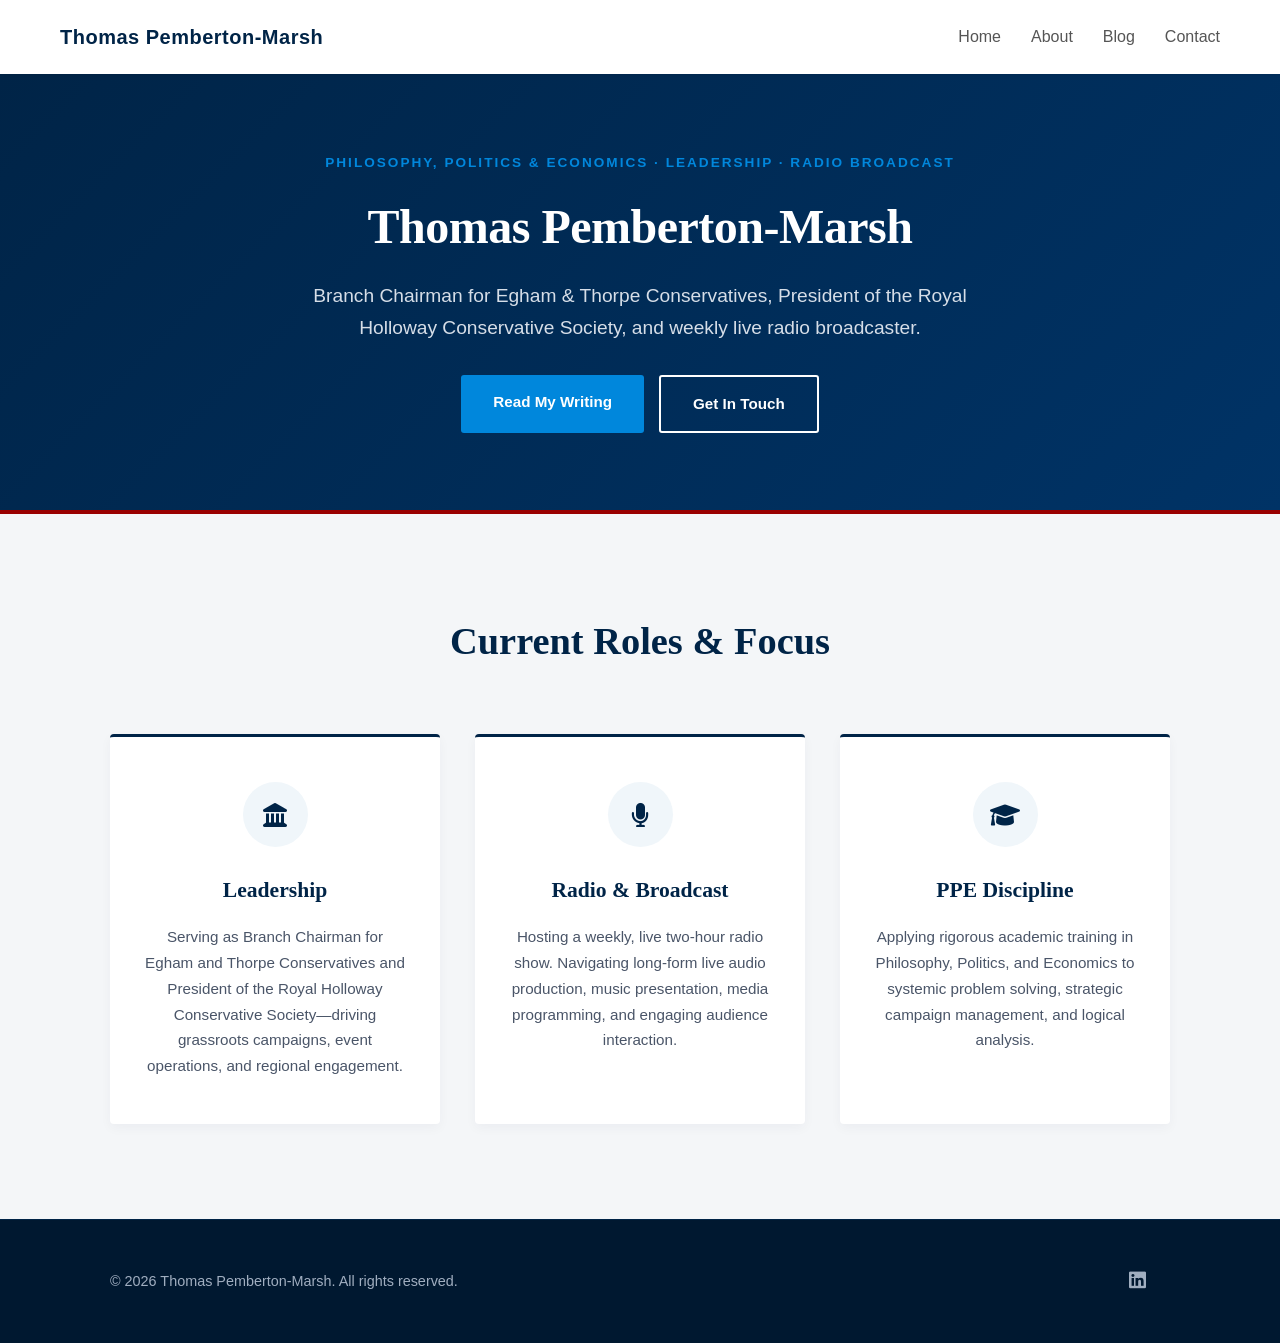
<file: index.html>
<!DOCTYPE html>
<html lang="en">
<head>
    <meta charset="UTF-8">
    <meta name="viewport" content="width=device-width, initial-scale=1.0">
    <title>Home | Thomas Pemberton-Marsh</title>
    <link rel="stylesheet" href="style.css">
    <link rel="stylesheet" href="https://cdnjs.cloudflare.com/ajax/libs/font-awesome/6.0.0/css/all.min.css">
    <script type="application/ld+json">
        {
        "@context": "https://schema.org",
        "@type": "Person",
        "name": "Thomas Pemberton-Marsh",
        "url": "https://thomaspembertonmarsh.com",
        "jobTitle": "Student",
        "alumniOf": {
            "@type": "EducationalOrganization",
            "name": "Royal Holloway, University of London"
        },
        "knowsAbout": ["Political Science", "Media & Communications", "Radio Presenting", "Philosophy, Politics & Economics"], 
        "sameAs": [
            "https://www.linkedin.com/in/thomas-pemberton-marsh/",
            "https://x.com/thomaspemby",
            "https://thomaspm.substack.com"
        ]
        }
        </script>
</head>
<body>

    <!-- Responsive Navbar -->
    <nav class="navbar">
        <div class="nav-container">
            <a href="index.html" class="nav-logo">Thomas Pemberton-Marsh</a>
            
            <input type="checkbox" id="menu-toggle" class="menu-toggle">
            <label for="menu-toggle" class="hamburger">
                <i class="fas fa-bars"></i>
            </label>

            <ul class="nav-menu">
                <li><a href="/" class="nav-link">Home</a></li>
                <li><a href="/about/" class="nav-link">About</a></li>
                <li><a href="/blog/" class="nav-link">Blog</a></li>
                <li><a href="/contact/" class="nav-link">Contact</a></li>
            </ul>
        </div>
    </nav>

    <!-- Refined Hero Section -->
    <header class="hero-section">
        <div class="container hero-content">
            <span class="hero-subtitle">Philosophy, Politics & Economics · Leadership · Radio Broadcast</span>
            <h1>Thomas Pemberton-Marsh</h1>
            <p>Branch Chairman for Egham & Thorpe Conservatives, President of the Royal Holloway Conservative Society, and weekly live radio broadcaster.</p>
            <div class="hero-buttons">
                <a href="/blog/" class="btn btn-primary">Read My Writing</a>
                <a href="/contact/" class="btn btn-secondary">Get In Touch</a>
            </div>
        </div>
    </header>

    <!-- Current Roles & Focus -->
    <section class="overview-section">
        <div class="container">
            <h2 class="section-title">Current Roles & Focus</h2>
            <div class="grid">
                <!-- Political Leadership -->
                <div class="card">
                    <div class="card-icon-wrapper">
                        <i class="fas fa-landmark card-icon"></i>
                    </div>
                    <h3>Leadership</h3>
                    <p>Serving as Branch Chairman for Egham and Thorpe Conservatives and President of the Royal Holloway Conservative Society—driving grassroots campaigns, event operations, and regional engagement.</p>
                </div>
                <!-- Broadcast Media (Non-Political) -->
                <div class="card">
                    <div class="card-icon-wrapper">
                        <i class="fas fa-microphone card-icon"></i>
                    </div>
                    <h3>Radio & Broadcast</h3>
                    <p>Hosting a weekly, live two-hour radio show. Navigating long-form live audio production, music presentation, media programming, and engaging audience interaction.</p>
                </div>
                <!-- Academic Discipline -->
                <div class="card">
                    <div class="card-icon-wrapper">
                        <i class="fas fa-graduation-cap card-icon"></i>
                    </div>
                    <h3>PPE Discipline</h3>
                    <p>Applying rigorous academic training in Philosophy, Politics, and Economics to systemic problem solving, strategic campaign management, and logical analysis.</p>
                </div>
            </div>
        </div>
    </section>

    <!-- Footer -->
    <footer class="main-footer">
        <div class="container footer-content">
            <p>&copy; 2026 Thomas Pemberton-Marsh. All rights reserved.</p>
            <div class="social-links">
                <a href="https://www.linkedin.com/in/thomas-pemberton-marsh/" target="_blank"><i class="fab fa-linkedin"></i></a>
                <a href="#" target="_blank"><i class="fab fa-x-twitter"></i></a>
            </div>
        </div>
    </footer>

</body>
</html>
</file>
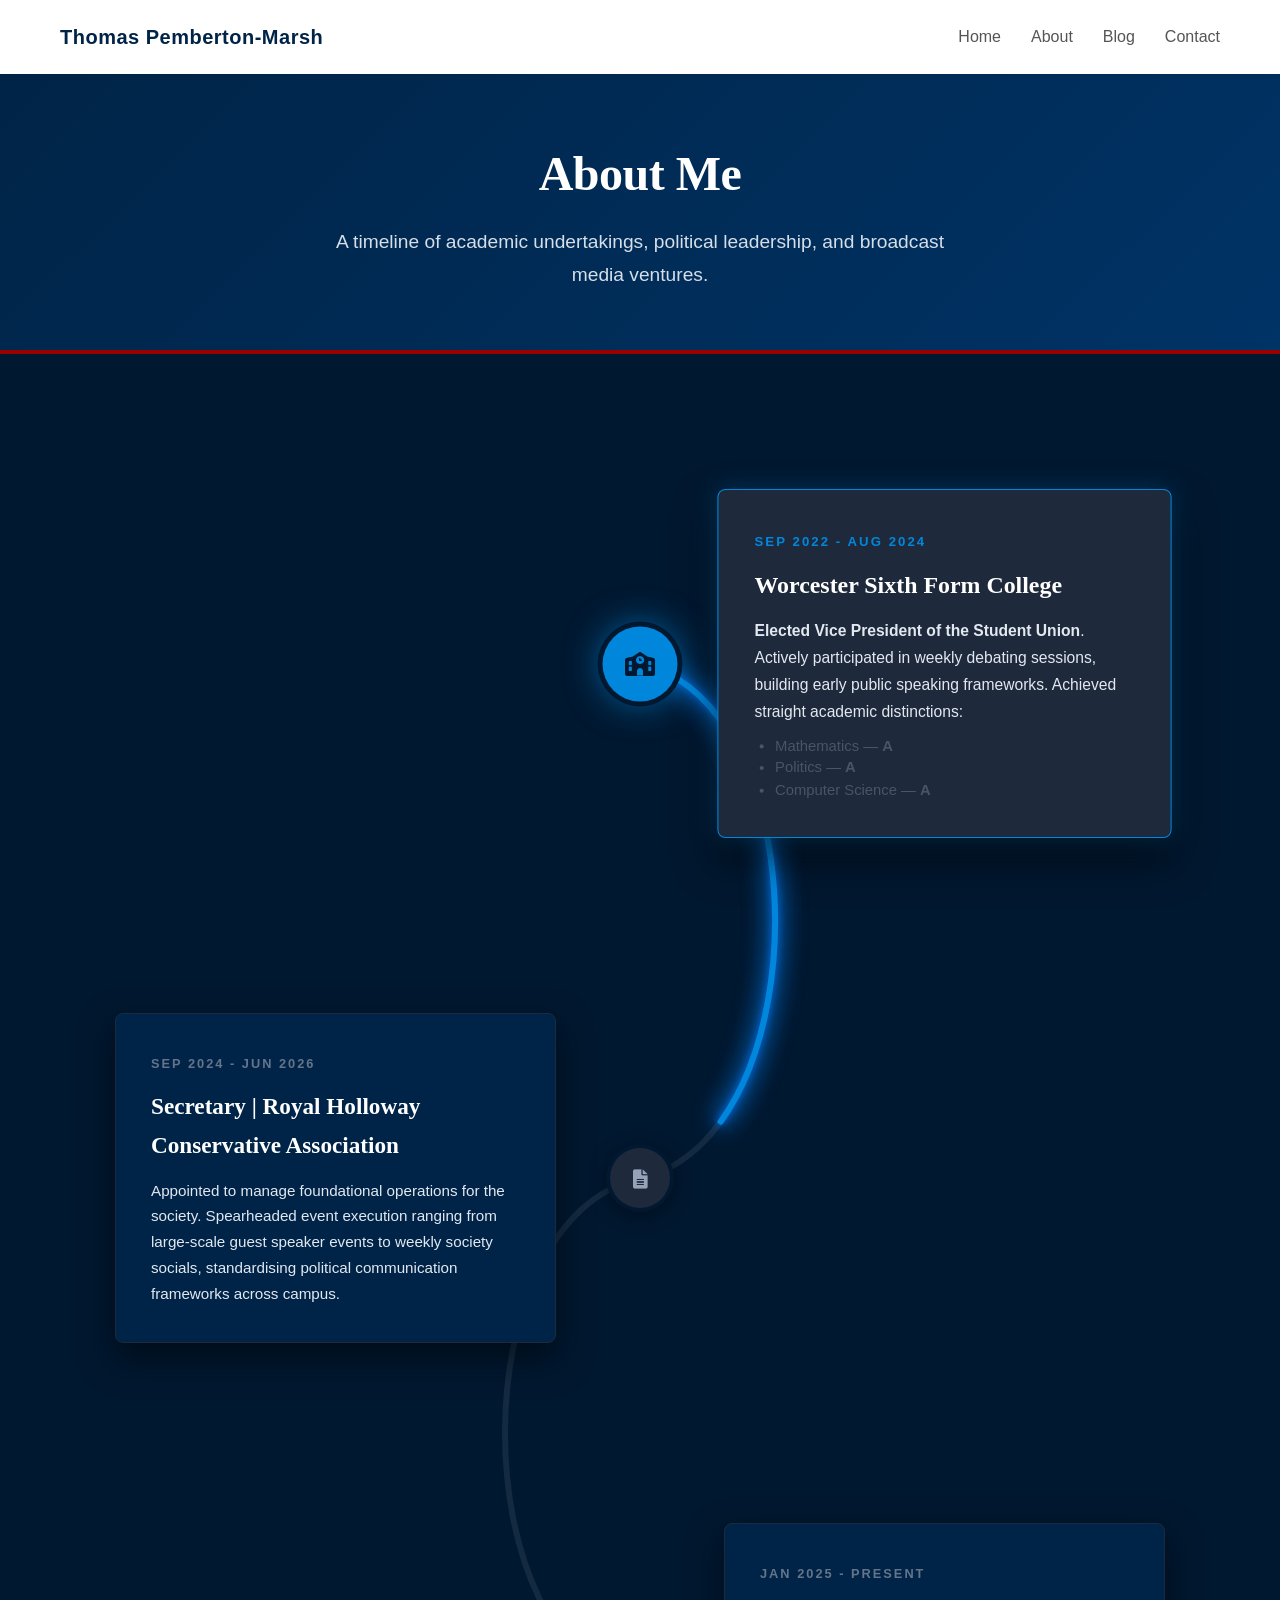
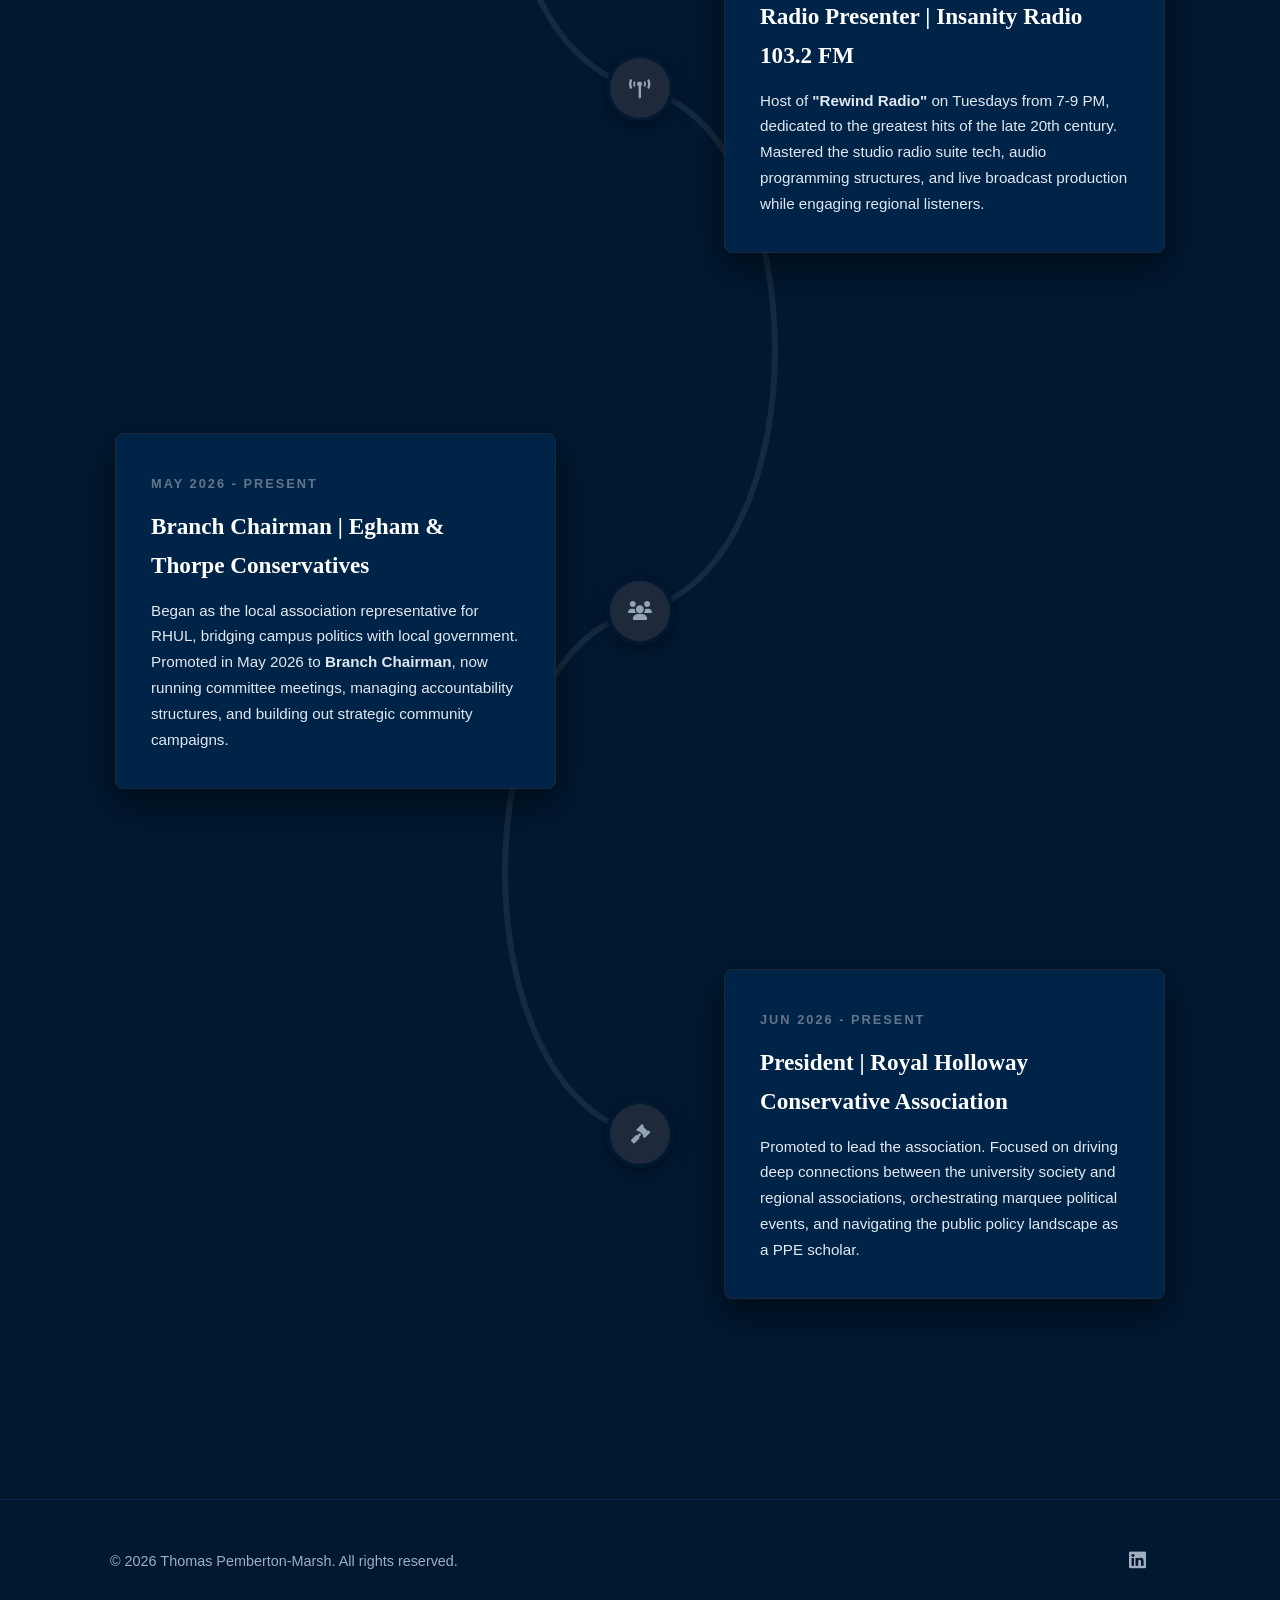
<file: about/index.html>
<!DOCTYPE html>
<html lang="en">
<head>
    <meta charset="UTF-8">
    <meta name="viewport" content="width=device-width, initial-scale=1.0">
    <title>About | Thomas Pemberton-Marsh</title>
    <link rel="stylesheet" href="../style.css">
    <link rel="stylesheet" href="https://cdnjs.cloudflare.com/ajax/libs/font-awesome/6.0.0/css/all.min.css">
</head>
<body>

    <!-- Responsive Navbar -->
    <nav class="navbar">
        <div class="nav-container">
            <a href="index.html" class="nav-logo">Thomas Pemberton-Marsh</a>
            
            <input type="checkbox" id="menu-toggle" class="menu-toggle">
            <label for="menu-toggle" class="hamburger">
                <i class="fas fa-bars"></i>
            </label>

            <ul class="nav-menu">
                <li><a href="/" class="nav-link">Home</a></li>
                <li><a href="/about/" class="nav-link">About</a></li>
                <li><a href="/blog/" class="nav-link">Blog</a></li>
                <li><a href="/contact/" class="nav-link">Contact</a></li>
            </ul>
        </div>
    </nav>

    <header class="about-hero">
        <div class="container">
            <h1>About Me</h1>
            <p class="lead-text">A timeline of academic undertakings, political leadership, and broadcast media ventures.</p>
        </div>
    </header>

    <!-- Advanced Scroll Timeline Section -->
    <section class="timeline-container">
        <div class="container">
            <div class="timeline-wrapper">
    
                <svg class="timeline-svg" xmlns="http://www.w3.org/2000/svg">
                    <path class="path-bg" d="" />
                    <path class="path-draw" d="" />
                </svg>

                <div class="timeline-node left-node">
                    <div class="node-icon"><i class="fas fa-school"></i></div>
                    <div class="node-content">
                        <span class="node-tag">Sep 2022 - Aug 2024</span>
                        <h3>Worcester Sixth Form College</h3>
                        <p><strong>Elected Vice President of the Student Union</strong>. Actively participated in weekly debating sessions, building early public speaking frameworks. Achieved straight academic distinctions:</p>
                        <ul style="margin-top: 10px; padding-left: 20px; color: #475569; font-size: 0.9rem; line-height: 1.5;">
                            <li>Mathematics — <strong>A</strong></li>
                            <li>Politics — <strong>A</strong></li>
                            <li>Computer Science — <strong>A</strong></li>
                        </ul>
                    </div>
                </div>

                <div class="timeline-node right-node">
                    <div class="node-icon"><i class="fas fa-file-alt"></i></div>
                    <div class="node-content">
                        <span class="node-tag">Sep 2024 - Jun 2026</span>
                        <h3>Secretary | Royal Holloway Conservative Association</h3>
                        <p>Appointed to manage foundational operations for the society. Spearheaded event execution ranging from large-scale guest speaker events to weekly society socials, standardising political communication frameworks across campus.</p>
                    </div>
                </div>

                <div class="timeline-node left-node">
                    <div class="node-icon"><i class="fas fa-broadcast-tower"></i></div>
                    <div class="node-content">
                        <span class="node-tag">Jan 2025 - Present</span>
                        <h3>Radio Presenter | Insanity Radio 103.2 FM</h3>
                        <p>Host of <strong>"Rewind Radio"</strong> on Tuesdays from 7-9 PM, dedicated to the greatest hits of the late 20th century. Mastered the studio radio suite tech, audio programming structures, and live broadcast production while engaging regional listeners.</p>
                    </div>
                </div>

                <div class="timeline-node right-node">
                    <div class="node-icon"><i class="fas fa-users"></i></div>
                    <div class="node-content">
                        <span class="node-tag">May 2026 - Present</span>
                        <h3>Branch Chairman | Egham & Thorpe Conservatives</h3>
                        <p>Began as the local association representative for RHUL, bridging campus politics with local government. Promoted in May 2026 to <strong>Branch Chairman</strong>, now running committee meetings, managing accountability structures, and building out strategic community campaigns.</p>
                    </div>
                </div>

                <div class="timeline-node left-node">
                    <div class="node-icon"><i class="fas fa-gavel"></i></div>
                    <div class="node-content">
                        <span class="node-tag">Jun 2026 - Present</span>
                        <h3>President | Royal Holloway Conservative Association</h3>
                        <p>Promoted to lead the association. Focused on driving deep connections between the university society and regional associations, orchestrating marquee political events, and navigating the public policy landscape as a PPE scholar.</p>
                    </div>
                </div>

            </div>
        </div>
    </section>

    <!-- Footer -->
    <footer class="main-footer">
        <div class="container footer-content">
            <p>&copy; 2026 Thomas Pemberton-Marsh. All rights reserved.</p>
            <div class="social-links">
                <a href="https://www.linkedin.com/in/thomas-pemberton-marsh/" target="_blank"><i class="fab fa-linkedin"></i></a>
                <a href="#" target="_blank"><i class="fab fa-x-twitter"></i></a>
            </div>
        </div>
    </footer>

    <!-- Complex Path Drawing & Animation Engine JS -->
    <script>
    document.addEventListener("DOMContentLoaded", () => {
        const wrapper = document.querySelector(".timeline-wrapper");
        const nodes = document.querySelectorAll(".timeline-node");
        const svg = document.querySelector(".timeline-svg");
        const pathBg = document.querySelector(".path-bg");
        const pathDraw = document.querySelector(".path-draw");

        let pathLength = 0;
        
        // Linear Interpolation (Lerp) Tracking Variables
        let currentProgress = 0;
        let targetProgress = 0;
        const easeAmount = 0.08; // LOWER = Smoother/Slower lag glide, HIGHER = Snappier/Faster snap

        function buildTimelinePath() {
            const wrapperRect = wrapper.getBoundingClientRect();
            let dPath = "";
            const isMobile = window.innerWidth <= 768;

            nodes.forEach((node, idx) => {
                const icon = node.querySelector(".node-icon");
                const iconRect = icon.getBoundingClientRect();
                
                const cx = (iconRect.left + iconRect.width / 2) - wrapperRect.left;
                const cy = (iconRect.top + iconRect.height / 2) - wrapperRect.top;

                if (idx === 0) {
                    dPath += `M ${cx} ${cy}`;
                } else {
                    const prevIcon = nodes[idx - 1].querySelector(".node-icon");
                    const prevIconRect = prevIcon.getBoundingClientRect();
                    const pcx = (prevIconRect.left + prevIconRect.width / 2) - wrapperRect.left;
                    const pcy = (prevIconRect.top + prevIconRect.height / 2) - wrapperRect.top;
                    
                    const midY = pcy + (cy - pcy) / 2;

                    if (isMobile) {
                        dPath += ` L ${cx} ${cy}`;
                    } else {
                        const waveAmplitude = idx % 2 === 0 ? pcx - 180 : pcx + 180;
                        dPath += ` C ${waveAmplitude} ${pcy + 40}, ${waveAmplitude} ${cy - 40}, ${cx} ${cy}`;
                    }
                }
            });

            pathBg.setAttribute("d", dPath);
            pathDraw.setAttribute("d", dPath);

            pathLength = pathDraw.getTotalLength();
            pathDraw.style.strokeDasharray = pathLength;
            pathDraw.style.strokeDashoffset = pathLength;
        }

        // Calculate targets based on viewport positioning
       function calculateScrollTarget() {
            // Check if the user has scrolled to the absolute bottom of the page
            const isAtBottom = (window.innerHeight + window.scrollY) >= document.documentElement.scrollHeight - 2;

            if (isAtBottom) {
                targetProgress = 1; // Force line to 100% completion at the end of the page
            } else {
                const targetTriggerHeight = window.innerHeight * 0.55; 
                const svgRect = svg.getBoundingClientRect();
                const svgTop = svgRect.top;
                const svgHeight = svgRect.height;

                let progress = (targetTriggerHeight - svgTop) / svgHeight;
                targetProgress = Math.min(Math.max(progress, 0), 1);
            }
        }

        // Dedicated High-Frequency Animation Render Loop
        function renderLoop() {
            // Linear Interpolation smooth progress transition
            currentProgress += (targetProgress - currentProgress) * easeAmount;

            const currentDrawnLength = currentProgress * pathLength;
            pathDraw.style.strokeDashoffset = pathLength - currentDrawnLength;

            const targetTriggerHeight = window.innerHeight * 0.55;
            
            nodes.forEach((node, idx) => {
                // All nodes are permanently on screen now
                node.classList.add("node-visible");

                // The first node is always fully illuminated
                if (idx === 0) {
                    node.classList.add("active-path");
                    return;
                }

                const icon = node.querySelector(".node-icon");
                const iconTopRelative = icon.getBoundingClientRect().top;

                // Two-way path ignition tracker
                if (iconTopRelative < targetTriggerHeight) {
                    node.classList.add("active-path");
                } else {
                    node.classList.remove("active-path");
                }
            });

            requestAnimationFrame(renderLoop);
        }

        // Event Hookups (We no longer need the IntersectionObserver at all, as the renderLoop handles both entry and exit!)
        window.addEventListener("scroll", calculateScrollTarget, { passive: true });
        window.addEventListener("resize", () => {
            buildTimelinePath();
            calculateScrollTarget();
        });

        setTimeout(() => {
            buildTimelinePath();
            calculateScrollTarget();
            requestAnimationFrame(renderLoop);
        }, 150);
    });
</script>

</body>
</html>
</file>
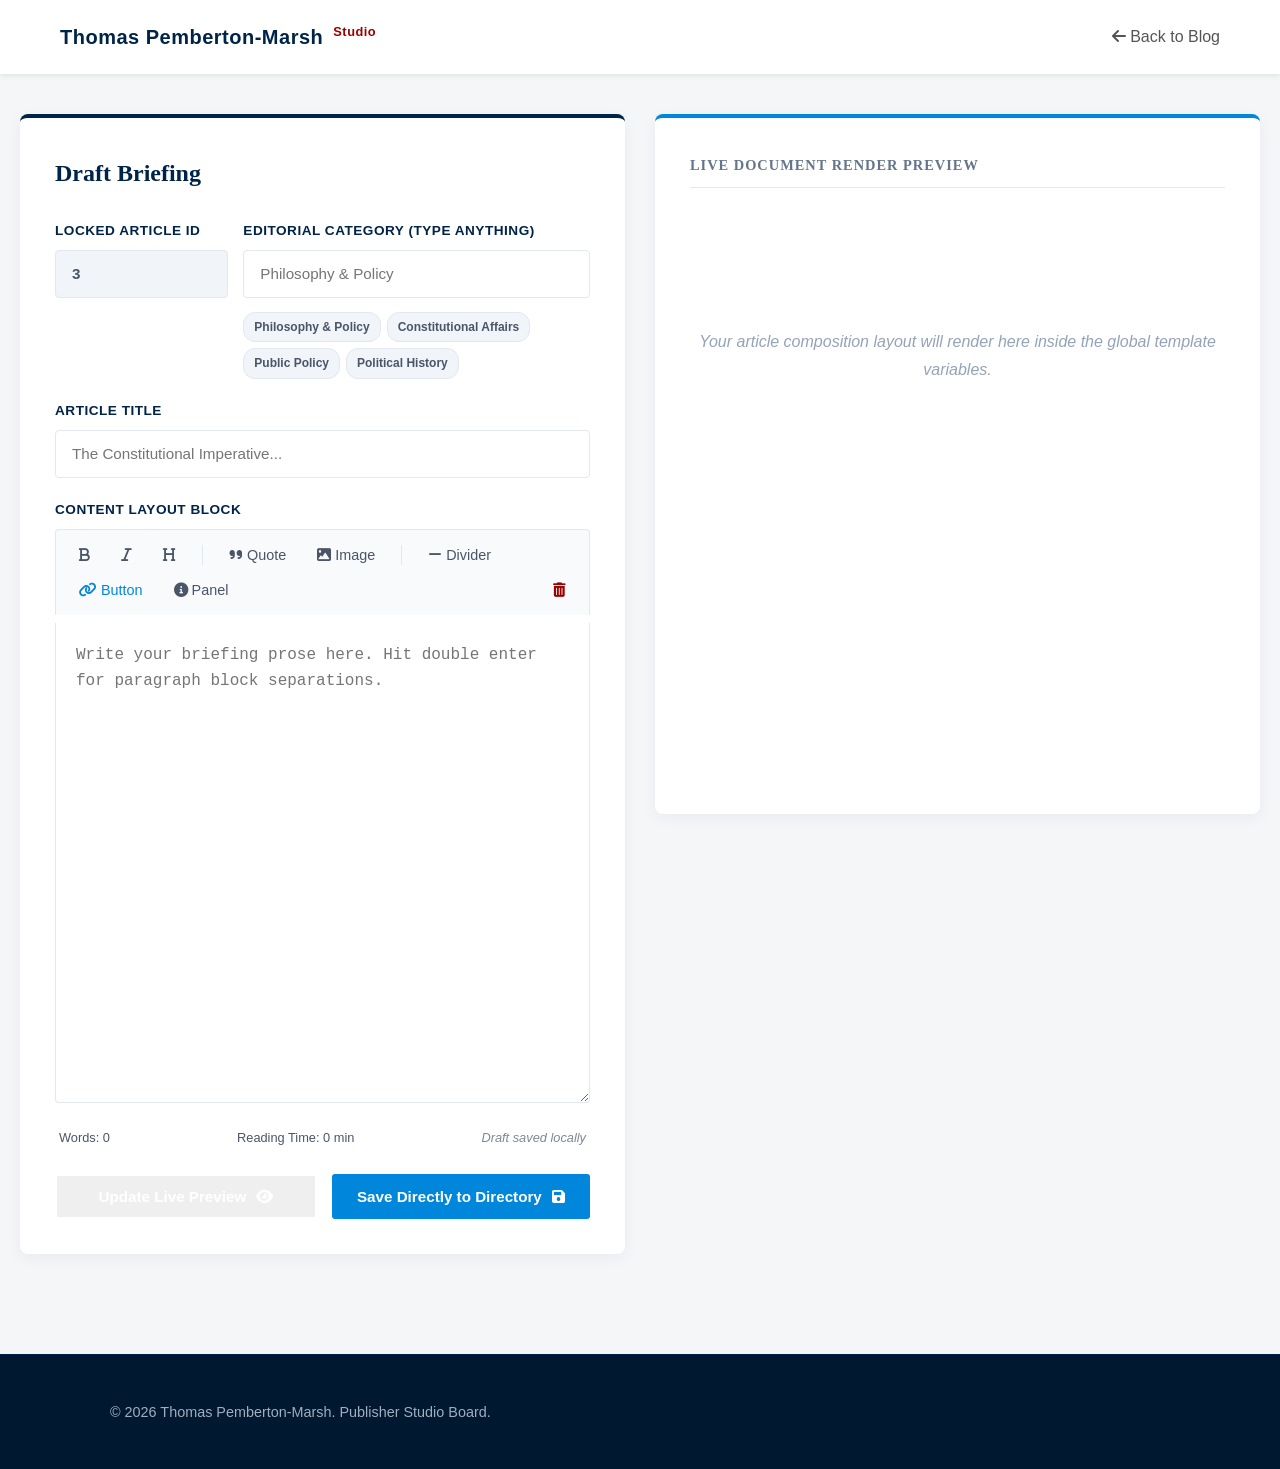
<file: admin/index.html>
<!DOCTYPE html>
<html lang="en">
<head>
    <meta charset="UTF-8">
    <meta name="viewport" content="width=device-width, initial-scale=1.0">
    <title>Publisher Studio | The Chamber Brief</title>
    <link rel="stylesheet" href="../style.css">
    <link rel="stylesheet" href="https://cdnjs.cloudflare.com/ajax/libs/font-awesome/6.0.0/css/all.min.css">
    <style>
        .admin-split { display: grid; grid-template-columns: 1fr 1fr; gap: 30px; margin: 40px auto; max-width: 1550px; padding: 0 20px; }
        .editor-panel, .preview-panel { background: #ffffff; padding: 35px; border-radius: 8px; box-shadow: 0 4px 15px rgba(0,36,71,0.05); border-top: 4px solid var(--primary); height: fit-content; }
        .preview-panel { border-top-color: var(--blue-tory); min-height: 700px; }
        
        .form-group { margin-bottom: 20px; display: flex; flex-direction: column; gap: 8px; }
        .form-group label { font-weight: 700; color: var(--primary); font-size: 0.85rem; text-transform: uppercase; letter-spacing: 0.5px; }
        
        .form-group input, 
        .form-group select { padding: 12px 16px; border: 1px solid var(--border); border-radius: 4px; font-size: 0.95rem; color: var(--text-dark); background-color: #ffffff; width: 100%; height: 48px; box-sizing: border-box; outline: none; transition: border-color 0.2s; }
        .form-group input:focus, .form-group select:focus { border-color: var(--blue-tory); }
        
        /* Dynamic Tag Panel Styles */
        .tag-suggestions { display: flex; gap: 6px; flex-wrap: wrap; margin-top: 6px; }
        .suggested-tag { background: #f1f5f9; border: 1px solid var(--border); padding: 4px 10px; border-radius: 12px; font-size: 0.75rem; color: var(--text-light); cursor: pointer; font-weight: 600; transition: all 0.2s; }
        .suggested-tag:hover { background: var(--primary); color: #ffffff; border-color: var(--primary); }

        /* Advanced Substack Toolbar Styles */
        .editor-toolbar { display: flex; gap: 5px; background: #f8fafc; border: 1px solid var(--border); border-bottom: none; border-top-left-radius: 4px; border-top-right-radius: 4px; padding: 10px; flex-wrap: wrap; align-items: center; }
        .editor-toolbar button { background: none; border: 1px solid transparent; padding: 6px 12px; cursor: pointer; border-radius: 3px; color: var(--text-light); font-size: 0.9rem; transition: all 0.2s; font-weight: 500; }
        .editor-toolbar button:hover { background: #e2e8f0; color: var(--primary); }
        .toolbar-divider { width: 1px; height: 20px; background: var(--border); margin: 0 8px; }
        .toolbar-right { margin-left: auto; display: flex; gap: 5px; }
        
        .text-area-wrapper textarea { width: 100%; min-height: 480px; padding: 20px; border: 1px solid var(--border); border-top: none; border-bottom-left-radius: 4px; border-bottom-right-radius: 4px; font-family: 'Courier New', Courier, monospace; font-size: 1rem; line-height: 1.6; resize: vertical; outline: none; box-sizing: border-box; }
        .text-area-wrapper textarea:focus { border-color: var(--blue-tory); }
        
        .editor-status-bar { display: flex; justify-content: space-between; font-size: 0.8rem; color: var(--text-light); margin-top: 8px; padding: 0 4px; font-weight: 500; }
        
        .action-row { display: flex; gap: 15px; margin-top: 25px; }
        .preview-sandbox { padding: 20px 0; }
        .preview-empty { color: #94a3b8; text-align: center; margin-top: 100px; font-style: italic; }

        /* Editorial Element Extensions inside Post Body */
        .full-post-body img { max-width: 100%; height: auto; border-radius: 4px; margin: 25px 0 10px 0; display: block; box-shadow: 0 4px 12px rgba(0,0,0,0.05); }
        .image-caption { display: block; text-align: center; font-size: 0.85rem; color: var(--text-light); font-style: italic; margin-bottom: 25px; }
        
        /* Substack-Style Action Buttons */
        .substack-btn-wrapper { display: flex; justify-content: center; margin: 35px 0; }
        .substack-action-btn { display: inline-flex; align-items: center; justify-content: center; background: var(--accent); color: #ffffff !important; text-decoration: none !important; padding: 14px 28px; font-weight: 700; font-size: 0.95rem; border-radius: 6px; box-shadow: 0 4px 14px rgba(153,0,0,0.2); transition: all 0.2s; }
        .substack-action-btn:hover { transform: translateY(-1px); box-shadow: 0 6px 20px rgba(153,0,0,0.3); background: #b30000; }
        
        /* Substack-Style Callout Infobox Panels */
        .substack-callout { background: #f8fafc; border-left: 4px solid var(--blue-tory); padding: 22px 25px; border-radius: 4px; margin: 30px 0; font-size: 0.95rem; line-height: 1.6; color: var(--text-dark); }
        .substack-callout p:last-child { margin-bottom: 0; }
    </style>
</head>
<body>

    <nav class="navbar">
        <div class="nav-container">
            <a href="../index.html" class="nav-logo">Thomas Pemberton-Marsh <span style="color: var(--accent); font-size: 0.8rem; vertical-align: super; margin-left: 4px;">Studio</span></a>
            <ul class="nav-menu">
                <li><a href="../blog/" class="nav-link"><i class="fas fa-arrow-left"></i> Back to Blog</a></li>
            </ul>
        </div>
    </nav>

    <div class="admin-split">
        
        <!-- LEFT PANEL: THE SUBSTACK EDITOR CORE -->
        <section class="editor-panel">
            <h2 style="font-family: 'Georgia', serif; margin-bottom: 25px; color: var(--primary);">Draft Briefing</h2>
            
            <form id="editor-form">
                <div style="display: grid; grid-template-columns: 1fr 2fr; gap: 15px;">
                    <div class="form-group">
                        <label>Locked Article ID</label>
                        <input type="number" id="art-number" readonly style="background: #f1f5f9; cursor: not-allowed; font-weight: 700; color: #475569;">
                    </div>
                    <div class="form-group">
                        <label>Editorial Category (Type anything)</label>
                        <input type="text" id="art-category" placeholder="Philosophy & Policy" required>
                        <div class="tag-suggestions">
                            <span class="suggested-tag" onclick="selectPresetTag('Philosophy & Policy')">Philosophy & Policy</span>
                            <span class="suggested-tag" onclick="selectPresetTag('Constitutional Affairs')">Constitutional Affairs</span>
                            <span class="suggested-tag" onclick="selectPresetTag('Public Policy')">Public Policy</span>
                            <span class="suggested-tag" onclick="selectPresetTag('Political History')">Political History</span>
                        </div>
                    </div>
                </div>

                <div class="form-group">
                    <label>Article Title</label>
                    <input type="text" id="art-title" placeholder="The Constitutional Imperative..." required>
                </div>

                <div class="form-group">
                    <label>Content Layout Block</label>
                    <div class="editor-toolbar">
                        <button type="button" onclick="insertTag('bold')" title="Bold Text"><i class="fas fa-bold"></i></button>
                        <button type="button" onclick="insertTag('italic')" title="Italic Text"><i class="fas fa-italic"></i></button>
                        <button type="button" onclick="insertTag('h3')" title="Add Subheading"><i class="fas fa-heading"></i></button>
                        <div class="toolbar-divider"></div>
                        <button type="button" onclick="insertTag('quote')" title="Insert Blockquote"><i class="fas fa-quote-right"></i> Quote</button>
                        <button type="button" onclick="insertTag('image')" title="Insert Image Frame"><i class="fas fa-image"></i> Image</button>
                        <div class="toolbar-divider"></div>
                        <button type="button" onclick="insertTag('divider')" title="Insert Editorial Divider"><i class="fas fa-minus"></i> Divider</button>
                        <button type="button" onclick="insertTag('button')" title="Insert Call to Action Button" style="color: var(--blue-tory);"><i class="fas fa-link"></i> Button</button>
                        <button type="button" onclick="insertTag('callout')" title="Insert Callout Panel"><i class="fas fa-info-circle"></i> Panel</button>
                        
                        <div class="toolbar-right">
                            <button type="button" id="clear-draft-btn" title="Clear Canvas Backup" style="color: var(--accent);"><i class="fas fa-trash-alt"></i></button>
                        </div>
                    </div>
                    <div class="text-area-wrapper">
                        <textarea id="art-body" placeholder="Write your briefing prose here. Hit double enter for paragraph block separations." required></textarea>
                    </div>
                    
                    <div class="editor-status-bar">
                        <span id="word-count-display">Words: 0</span>
                        <span id="reading-time-display">Reading Time: 0 min</span>
                        <span id="autosave-status" style="font-style: italic; opacity: 0.7;">Draft saved locally</span>
                    </div>
                </div>

                <div class="action-row">
                    <button type="button" id="preview-btn" class="btn btn-secondary" style="flex: 1; cursor: pointer; padding: 12px;">Update Live Preview <i class="fas fa-eye" style="margin-left: 6px;"></i></button>
                    <button type="submit" class="btn btn-primary" style="flex: 1; cursor: pointer; border: none; padding: 12px;">Save Directly to Directory <i class="fas fa-save" style="margin-left: 6px;"></i></button>
                </div>
            </form>
        </section>

        <!-- RIGHT PANEL: REAL-TIME PORTFOLIO PREVIEW -->
        <section class="preview-panel">
            <h2 style="font-family: 'Georgia', serif; margin-bottom: 10px; color: #64748b; font-size: 0.9rem; text-transform: uppercase; letter-spacing: 1px;">Live Document Render Preview</h2>
            <hr style="border: none; border-top: 1px solid var(--border); margin-bottom: 20px;">
            
            <div id="preview-viewport" class="preview-sandbox full-post-body">
                <div class="preview-empty">Your article composition layout will render here inside the global template variables.</div>
            </div>
        </section>

    </div>

    <footer class="main-footer" style="margin-top: 100px;">
        <div class="container footer-content">
            <p>&copy; 2026 Thomas Pemberton-Marsh. Publisher Studio Board.</p>
        </div>
    </footer>

    <script>
        const numInput = document.getElementById('art-number');
        const textarea = document.getElementById('art-body');
        const titleInput = document.getElementById('art-title');
        const categoryInput = document.getElementById('art-category');
        const autosaveStatus = document.getElementById('autosave-status');

        document.addEventListener("DOMContentLoaded", () => {
            fetch('/articles/')
                .then(res => res.text())
                .then(html => {
                    const parser = new DOMParser();
                    const doc = parser.parseFromString(html, 'text/html');
                    const links = Array.from(doc.querySelectorAll('a'))
                                       .map(a => a.getAttribute('href'))
                                       .filter(href => href && /^\d+\.html$/.test(href));
                    const maxNum = links.reduce((max, cur) => Math.max(max, parseInt(cur)), 0);
                    numInput.value = maxNum + 1;
                }).catch(() => { numInput.value = 1; });

            if (localStorage.getItem('briefing_draft_title')) titleInput.value = localStorage.getItem('briefing_draft_title');
            if (localStorage.getItem('briefing_draft_cat')) categoryInput.value = localStorage.getItem('briefing_draft_cat');
            if (localStorage.getItem('briefing_draft_body')) {
                textarea.value = localStorage.getItem('briefing_draft_body');
                updateMetrics();
            }
        });

        function selectPresetTag(tagName) {
            categoryInput.value = tagName;
            triggerAutoSave();
        }

        function updateMetrics() {
            const text = textarea.value.trim();
            const words = text.length > 0 ? text.split(/\s+/).length : 0;
            document.getElementById('word-count-display').innerText = `Words: ${words}`;
            const readTime = Math.ceil(words / 200);
            document.getElementById('reading-time-display').innerText = `Reading Time: ~${readTime} min`;
        }

        function triggerAutoSave() {
            localStorage.setItem('briefing_draft_title', titleInput.value);
            localStorage.setItem('briefing_draft_cat', categoryInput.value);
            localStorage.setItem('briefing_draft_body', textarea.value);
            autosaveStatus.innerText = "Draft auto-saved structural state";
            setTimeout(() => { autosaveStatus.innerText = "Draft saved locally"; }, 2000);
        }

        function clearDraftCache() {
            localStorage.removeItem('briefing_draft_title');
            localStorage.removeItem('briefing_draft_cat');
            localStorage.removeItem('briefing_draft_body');
        }

        function launchCopyFallbackPanel(fileNum, compiledMarkup) {
            const previewViewport = document.getElementById('preview-viewport');
            
            previewViewport.innerHTML = `
                <div style="background: #fffbeb; border: 1px solid #fef08a; padding: 20px; border-radius: 6px; margin-bottom: 25px;">
                    <h3 style="color: #a16207; font-size: 1rem; margin-bottom: 8px;"><i class="fas fa-exclamation-triangle"></i> Browser Saving Bypassed</h3>
                    <p style="font-size: 0.85rem; color: #713f12; margin-bottom: 0; line-height: 1.5;">
                        Because your local environment is running over an unencrypted stream (HTTP), direct file system write access is locked. Use this copy box to grab your compiled code asset manually!
                    </p>
                </div>

                <div class="form-group" style="display: flex; flex-direction: column; gap: 8px; margin-bottom: 20px;">
                    <label style="font-weight: 700; color: var(--primary); font-size: 0.85rem; text-transform: uppercase;">Target Destination Filename: <strong style="color: var(--accent);">${fileNum}.html</strong></label>
                    <div>
                        <button type="button" id="copy-code-btn" style="background: var(--primary); color: #fff; border: none; padding: 10px 18px; border-radius: 4px; font-weight: 600; cursor: pointer; margin: 5px 0; font-size: 0.85rem; display: inline-flex; align-items: center; gap: 8px; transition: background 0.2s;">
                            <i class="fas fa-copy"></i> Copy Article Code
                        </button>
                    </div>
                    <textarea id="fallback-code-box" readonly style="width:100%; min-height: 350px; font-family: monospace; font-size: 0.85rem; background: #0f172a; color: #cbd5e1; padding: 15px; border-radius: 4px; box-sizing: border-box; outline: none; resize: vertical; line-height: 1.5; border: 1px solid var(--border);"></textarea>
                </div>
            `;

            const codeBox = document.getElementById('fallback-code-box');
            codeBox.value = compiledMarkup;

            const copyBtn = document.getElementById('copy-code-btn');
            copyBtn.addEventListener('click', () => {
                codeBox.select();
                navigator.clipboard.writeText(compiledMarkup);
                
                copyBtn.style.background = "#16a34a";
                copyBtn.innerHTML = `<i class="fas fa-check"></i> Code Copied!`;
                
                clearDraftCache();
                
                setTimeout(() => {
                    copyBtn.style.background = "var(--primary)";
                    copyBtn.innerHTML = `<i class="fas fa-copy"></i> Copy Article Code`;
                }, 3000);
            });
        }

        textarea.addEventListener('input', () => { updateMetrics(); triggerAutoSave(); });
        titleInput.addEventListener('input', triggerAutoSave);
        categoryInput.addEventListener('input', triggerAutoSave);

        document.getElementById('clear-draft-btn').addEventListener('click', () => {
            if(confirm("Completely wipe your active writing canvas?")) {
                textarea.value = "";
                titleInput.value = "";
                categoryInput.value = "";
                clearDraftCache();
                updateMetrics();
            }
        });

        function insertTag(type) {
            const start = textarea.selectionStart;
            const end = textarea.selectionEnd;
            const text = textarea.value;
            const selected = text.substring(start, end);
            
            let replaced = "";
            if(type === 'bold') replaced = `<strong>${selected}</strong>`;
            if(type === 'italic') replaced = `<em>${selected}</em>`;
            if(type === 'h3') replaced = `\n<h3>${selected || 'Subsection Heading Title'}</h3>\n`;
            if(type === 'quote') replaced = `\n<blockquote>\n    "${selected || 'Key analytical briefing takeaway statement.'}"\n</blockquote>\n`;
            if(type === 'divider') replaced = `\n<div class="editorial-divider"></div>\n`;
            
            if(type === 'image') {
                const imgPath = prompt("Enter the relative path to your image asset file:\n(e.g., /images/chart.png)", "/images/");
                if (imgPath === null) return;
                const caption = prompt("Enter an optional image caption line text:", "Figure 1: Comparative Structural Matrix Analysis.");
                replaced = `\n<img src="${imgPath}" alt="${selected || 'Editorial Media Asset'}">\n<span class="image-caption">${caption}</span>\n`;
            }
            
            if(type === 'button') {
                const label = prompt("Enter the text to show inside the action button:", "Subscribe to The Chamber Brief");
                if (label === null) return;
                const linkUrl = prompt("Enter the URL link target endpoint directory destination:", "/contact/");
                replaced = `\n<div class="substack-btn-wrapper">\n    <a href="${linkUrl}" class="substack-action-btn">${label} <i class="fas fa-arrow-right" style="margin-left: 8px; font-size: 0.85rem;"></i></a>\n</div>\n`;
            }

            if(type === 'callout') {
                replaced = `\n<div class="substack-callout">\n    <strong>Briefing Note:</strong> ${selected || 'Enter your high-impact metric data summary block text elements here.'}\n</div>\n`;
            }
            
            textarea.value = text.substring(0, start) + replaced + text.substring(end);
            textarea.focus();
            textarea.setSelectionRange(start + replaced.length, start + replaced.length);
            updateMetrics();
            triggerAutoSave();
        }

        function compileMarkup() {
            const title = titleInput.value || "Untitled Briefing";
            const category = categoryInput.value || "Analysis";
            
            const options = { year: 'numeric', month: 'long', day: 'numeric' };
            const todayFormatted = new Date().toLocaleDateString('en-US', options);
            const metaTagString = `${todayFormatted} · ${category}`;

            const rawBody = textarea.value;
            const blockElements = rawBody.split('\n\n')
                .map(block => {
                    block = block.trim();
                    if (block.startsWith('<blockquote') || block.startsWith('<p>') || 
                        block.startsWith('<img') || block.startsWith('<span class="image-caption"') ||
                        block.startsWith('<h3') || block.startsWith('<div class="editorial-divider"') ||
                        block.startsWith('<div class="substack-btn-wrapper"') || block.startsWith('<div class="substack-callout"')) {
                        return block;
                    }
                    return block.length > 0 ? `<p>${block}</p>` : '';
                }).join('\n    ');

            return `<span class="post-meta">${metaTagString}</span>
<h1 class="full-post-title">${title}</h1>
<div class="editorial-divider"></div>
<div class="full-post-body">
    ${blockElements}
</div>`;
        }

        document.getElementById('preview-btn').addEventListener('click', () => {
            document.getElementById('preview-viewport').innerHTML = compileMarkup();
        });

        document.getElementById('editor-form').addEventListener('submit', async (e) => {
            e.preventDefault();
            const fileNum = numInput.value;
            const content = compileMarkup();

            if ('showSaveFilePicker' in window) {
                try {
                    const options = {
                        suggestedName: `${fileNum}.html`,
                        types: [{ description: 'HTML Snippet Source File', accept: { 'text/html': ['.html'] } }]
                    };
                    
                    const handle = await window.showSaveFilePicker(options);
                    const writable = await handle.createWritable();
                    await writable.write(content);
                    await writable.close();
                    
                    clearDraftCache();
                    alert(`File written successfully! Access at /blog/?blog=${fileNum}`);
                    window.location.reload();
                    return;
                } catch (err) {
                    console.warn("Direct folder storage writing rejected. Switching to local markup panel display template...");
                }
            }

            launchCopyFallbackPanel(fileNum, content);
        });
    </script>
</body>
</html>
</file>
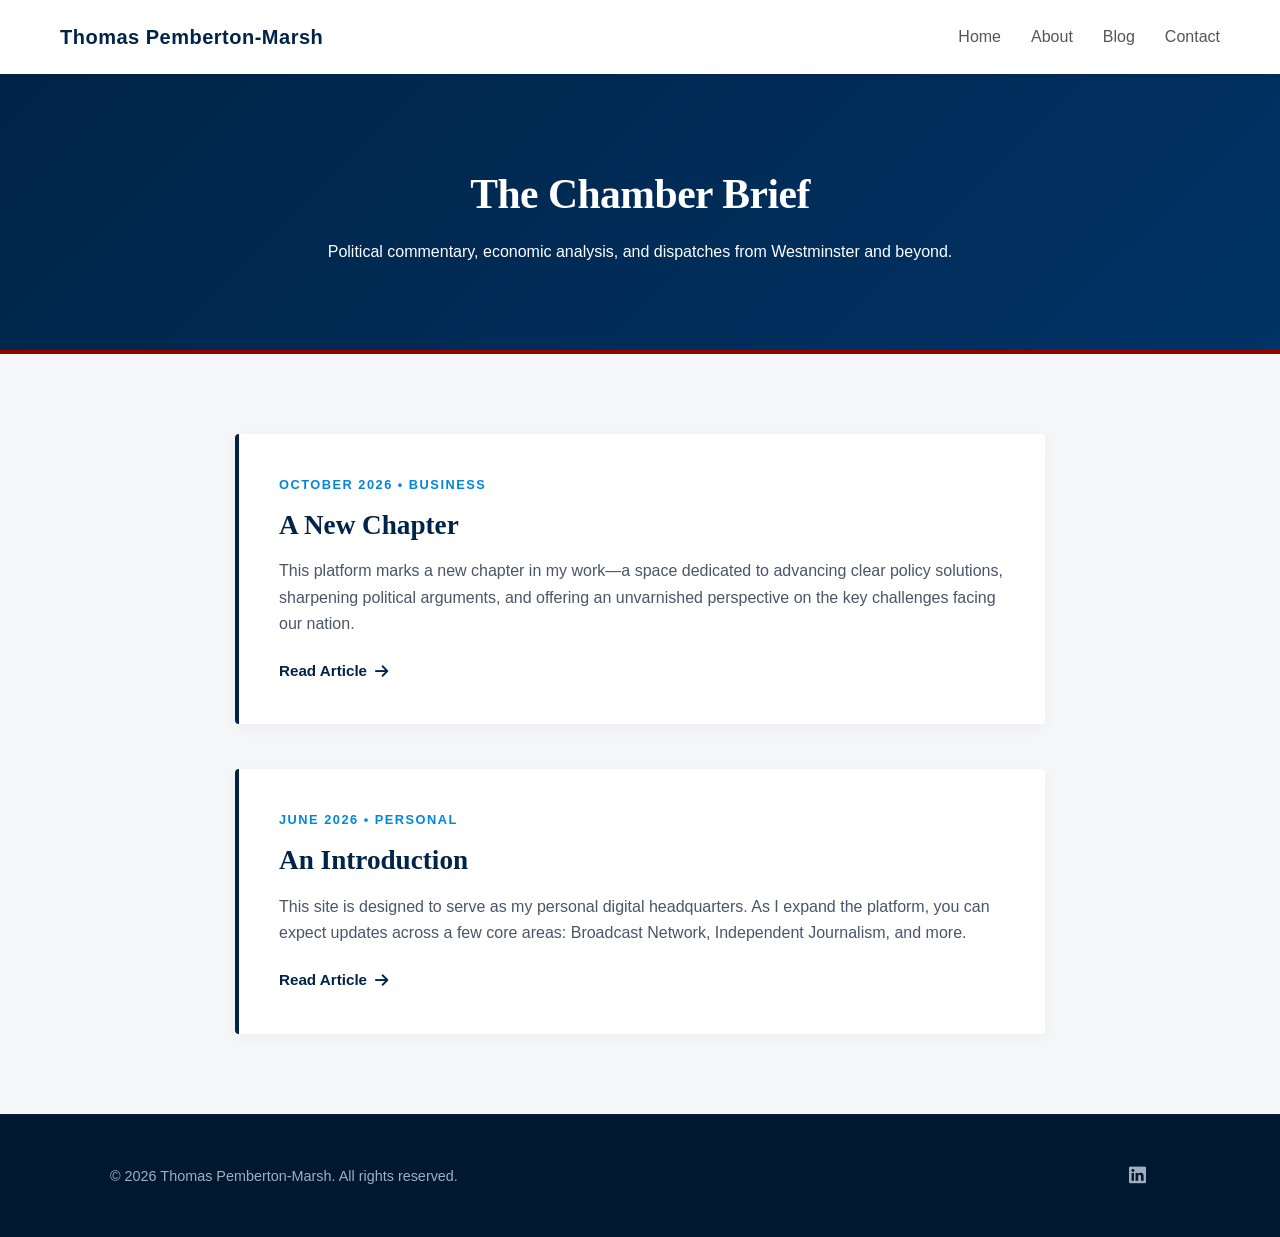
<file: blog/index.html>
<!DOCTYPE html>
<html lang="en">
<head>
    <meta charset="UTF-8">
    <meta name="viewport" content="width=device-width, initial-scale=1.0">
    <title>Blog | Thomas Pemberton-Marsh</title>
    <link rel="stylesheet" href="../style.css">
    <link rel="stylesheet" href="https://cdnjs.cloudflare.com/ajax/libs/font-awesome/6.0.0/css/all.min.css">
</head>
<body>

    <nav class="navbar">
        <div class="nav-container">
            <a href="index.html" class="nav-logo">Thomas Pemberton-Marsh</a>
            
            <input type="checkbox" id="menu-toggle" class="menu-toggle">
            <label for="menu-toggle" class="hamburger">
                <i class="fas fa-bars"></i>
            </label>

            <ul class="nav-menu">
                <li><a href="/" class="nav-link">Home</a></li>
                <li><a href="/about/" class="nav-link">About</a></li>
                <li><a href="/blog/" class="nav-link">Blog</a></li>
                <li><a href="/contact/" class="nav-link">Contact</a></li>
            </ul>
        </div>
    </nav>

    <header class="blog-hero">
        <div class="container">
            <h1>The Chamber Brief</h1>
            <p>Political commentary, economic analysis, and dispatches from Westminster and beyond.</p>
        </div>
    </header>

    <main id="blog-feed" class="container blog-container">
        <div class="blog-grid">
            
            

        </div>
    </main>

    <main id="single-post-view" class="container blog-container" style="display: none;">
        <a href="/blog" class="back-to-feed-btn"><i class="fas fa-arrow-left"></i> Back to All Articles</a>
        <article id="active-post-content" class="full-post">
            </article>
    </main>

    <footer class="main-footer">
        <div class="container footer-content">
            <p>&copy; 2026 Thomas Pemberton-Marsh. All rights reserved.</p>
            <div class="social-links">
                <a href="https://www.linkedin.com/in/thomas-pemberton-marsh/" target="_blank"><i class="fab fa-linkedin"></i></a>
                <a href="#" target="_blank"><i class="fab fa-x-twitter"></i></a>
            </div>
        </div>
    </footer>

<script>
    document.addEventListener("DOMContentLoaded", () => {
        const urlParams = new URLSearchParams(window.location.search);
        const blogId = urlParams.get('blog');

        const feedSection = document.getElementById("blog-feed");
        const gridContainer = document.querySelector(".blog-grid");
        const singleViewSection = document.getElementById("single-post-view");
        const contentContainer = document.getElementById("active-post-content");

        // ==========================================
        // 1. MANUALLY REGISTER YOUR ARTICLES HERE
        // Just add a new object to this list whenever you make a new post!
        // ==========================================
        const articlesList = [
            {
                slug: "1",
                title: "An Introduction",
                meta: "June 2026 • Personal",
                excerpt: "This site is designed to serve as my personal digital headquarters. As I expand the platform, you can expect updates across a few core areas: Broadcast Network, Independent Journalism, and more."
            },
            {
                slug: "2",
                title: "A New Chapter",
                meta: "October 2026 • Business",
                excerpt: "This platform marks a new chapter in my work—a space dedicated to advancing clear policy solutions, sharpening political arguments, and offering an unvarnished perspective on the key challenges facing our nation."
            }
        ];

        // ROUTE A: Single Article Active (?blog=1)
        if (blogId && /^[0-9]+$/.test(blogId)) {
            fetch(`/articles/${blogId}.html`)
                .then(res => { if (!res.ok) throw new Error(); return res.text(); })
                .then(html => {
                    feedSection.style.display = "none";
                    contentContainer.innerHTML = html;
                    
                    const title = contentContainer.querySelector("h1, .full-post-title");
                    if (title) document.title = `${title.innerText} | Thomas Pemberton-Marsh`;
                    
                    singleViewSection.style.display = "block";
                })
                .catch(() => {
                    feedSection.style.display = "block";
                    singleViewSection.style.display = "none";
                });

        // ROUTE B: Render feed from your registered array (GitHub Safe)
        } else {
            feedSection.style.display = "block";
            singleViewSection.style.display = "none";
            gridContainer.innerHTML = ""; 

            if (articlesList.length === 0) {
                gridContainer.innerHTML = "<p>No briefings found in the articles folder.</p>";
                return;
            }

            // Sort articles so the newest slug appears first (e.g., 2 then 1)
            articlesList.sort((a, b) => parseInt(b.slug) - parseInt(a.slug));

            articlesList.forEach(art => {
                const card = document.createElement('article');
                card.className = 'post-card';
                card.innerHTML = `
                    <span class="post-meta">${art.meta}</span>
                    <h2>${art.title}</h2>
                    <p class="post-excerpt">${art.excerpt}</p>
                    <a href="/blog/?blog=${art.slug}" class="read-more-btn">Read Article <i class="fas fa-arrow-right"></i></a>
                `;
                gridContainer.appendChild(card);
            });
        }
    });
</script>

</body>
</html>
</file>
<file: style.css>
/* ==========================================================================
   1. BRAND ARCHITECTURE & DESIGN SYSTEMS
   ========================================================================== */
:root {
    /* Main Professional Editorial Palette */
    --primary: #002447;          /* Midnight Navy */
    --accent: #990000;           /* Deep Crimson */
    --blue-tory: #0087dc;        /* Tory Blue Accent */
    
    /* Document Copy & Surface Tones */
    --text-dark: #2d3748;        /* Slate Charcoal */
    --text-light: #4a5568;       /* Muted Body Copy */
    --bg-light: #f4f6f8;         /* Light Gray Background */
    --bg-pure: #ffffff;          /* Pure Document White */
    --border: #e2e8f0;           /* Clean Soft Grid Lines */
    
    /* Section 10: Harmonized Timeline Surface Engine */
    --timeline-bg: #001830;      /* Dark Westminster Navy (Matches Footer) */
    --timeline-card: #002447;    /* Deep Midnight Navy Base Card */
    --timeline-cyan: #0087dc;    /* Active Tory Blue Trace */
    --timeline-pink: #990000;    /* Alternate Deep Crimson Path Flash */
}

/* Base Document Overrides */
* { box-sizing: border-box; margin: 0; padding: 0; }
html { scroll-behavior: smooth; backface-visibility: hidden; }
body { font-family: -apple-system, BlinkMacSystemFont, "Segoe UI", Roboto, sans-serif; color: var(--text-dark); background-color: var(--bg-light); line-height: 1.7; }
.container { max-width: 1100px; margin: 0 auto; padding: 0 20px; }

/* Global Headline Standards */
h1, h2, h3 { font-family: 'Georgia', Times, serif; font-weight: 700; color: var(--primary); }

/* ==========================================================================
   2. UNIFIED NAVIGATION HEADER
   ========================================================================== */
.navbar { background-color: var(--bg-pure); box-shadow: 0 2px 5px rgba(0,0,0,0.08); position: sticky; top: 0; z-index: 1000; }
.nav-container { display: flex; justify-content: space-between; align-items: center; max-width: 1200px; margin: 0 auto; padding: 20px; }
.nav-logo { font-size: 1.25rem; font-weight: 700; color: var(--primary); text-decoration: none; letter-spacing: 0.5px; }
.nav-menu { display: flex; list-style: none; gap: 30px; }
.nav-link { text-decoration: none; color: #555555; font-weight: 500; transition: color 0.3s; }
.nav-link:hover, .nav-link.active { color: var(--blue-tory); font-weight: 700; }
.menu-toggle, .hamburger { display: none; }

/* ==========================================================================
   3. UNIFIED BRAND HERO MODULES (HOMEPAGE, ABOUT, & BLOG)
   ========================================================================== */
.hero-section, .about-hero, .blog-hero { background: linear-gradient(135deg, var(--primary) 0%, #003366 100%); color: var(--bg-pure); padding: 40px 0; text-align: center; border-bottom: 4px solid var(--accent); min-height: 280px; display: flex; flex-direction: column; justify-content: center; align-items: center; }
.hero-section { min-height: 440px; } /* Distinct prominent height exclusively for your main landing page */
.hero-content h1, .about-hero h1, .blog-hero h1 { font-family: 'Georgia', Times, serif; font-size: 3rem; font-weight: 700; margin-top: 0; margin-bottom: 12px; letter-spacing: -0.5px; color: var(--bg-pure); }
.hero-subtitle { display: block; font-size: 0.85rem; text-transform: uppercase; letter-spacing: 2px; color: var(--blue-tory); margin-bottom: 12px; font-weight: 700; }
.lead-text, .hero-content p { font-size: 1.2rem; max-width: 700px; margin: 0 auto; padding: 0 20px; opacity: 0.95; line-height: 1.7; color: #e2e8f0; }

/* Hero Section Buttons Layout */
.hero-buttons { display: flex; justify-content: center; gap: 15px; margin-top: 30px; }
.btn { display: inline-block; padding: 14px 32px; border-radius: 3px; text-decoration: none; font-weight: 600; font-size: 0.95rem; transition: all 0.3s ease; }
.btn-primary { background-color: var(--blue-tory); color: var(--bg-pure); }
.btn-primary:hover { background-color: #006cb0; }
.btn-secondary { border: 2px solid var(--bg-pure); color: var(--bg-pure); }
.btn-secondary:hover { background-color: var(--bg-pure); color: var(--primary); }

/* ==========================================================================
   4. CONTENT LAYOUT GRIDS & CARDS
   ========================================================================== */
.overview-section { padding: 95px 0; background-color: var(--bg-light); }
.section-title { text-align: center; font-size: 2.4rem; margin-bottom: 60px; color: var(--primary); }
.grid { display: grid; grid-template-columns: repeat(auto-fit, minmax(300px, 1fr)); gap: 35px; }

.card { background: var(--bg-pure); padding: 45px 35px; border-radius: 4px; box-shadow: 0 4px 12px rgba(0, 36, 71, 0.04); text-align: center; transition: all 0.3s; border-top: 3px solid var(--primary); }
.card:hover { transform: translateY(-4px); box-shadow: 0 10px 25px rgba(0, 36, 71, 0.08); border-top-color: var(--blue-tory); }
.card-icon-wrapper { display: inline-flex; align-items: center; justify-content: center; width: 65px; height: 65px; background-color: #f0f6fa; border-radius: 50%; margin-bottom: 25px; }
.card-icon { font-size: 1.5rem; color: var(--primary); }
.card h3 { margin-bottom: 15px; font-size: 1.35rem; color: var(--primary); }
.card p { color: var(--text-light); font-size: 0.95rem; }

/* ==========================================================================
   5. INTERACTIVE AUDIO PATHWAYS (TIMELINE ENGINE)
   ========================================================================== */
.timeline-container { padding: 140px 0; background-color: var(--timeline-bg); position: relative; overflow: hidden; }
.timeline-wrapper { position: relative; max-width: 1050px; margin: 0 auto; }
.timeline-svg { position: absolute; top: 0; left: 0; width: 100%; height: 100%; pointer-events: none; z-index: 1; }
.timeline-svg path { fill: none; stroke-width: 6px; stroke-linecap: round; }
.path-bg { stroke: rgba(255, 255, 255, 0.08); }
.path-draw { stroke: var(--timeline-cyan); filter: drop-shadow(0 0 12px var(--timeline-cyan)) drop-shadow(0 0 4px #0072ff); transition: stroke-dashoffset 0.25s ease-out; will-change: stroke-dashoffset; }
.timeline-node { display: flex; align-items: center; position: relative; margin-bottom: 180px; width: 100%; z-index: 2; }
.timeline-node:last-child { margin-bottom: 60px; }
.timeline-node.left-node { flex-direction: row-reverse; }
.timeline-node.right-node { flex-direction: row; }

/* Central Node Track Interfaces */
.node-icon { width: 60px; height: 60px; background-color: #1e293b; color: #94a3b8; border-radius: 50%; display: flex; align-items: center; justify-content: center; font-size: 1.2rem; box-shadow: 0 0 0 4px var(--timeline-bg), 0 4px 20px rgba(0,0,0,0.6); position: absolute; left: 50%; transform: translateX(-50%); z-index: 10; transition: all 0.6s cubic-bezier(0.34, 1.56, 0.64, 1); }
.timeline-node.active-path .node-icon { background-color: var(--timeline-cyan); color: var(--timeline-bg); font-weight: bold; transform: translateX(-50%) rotate(360deg) scale(1.25); box-shadow: 0 0 0 4px var(--timeline-bg), 0 0 30px rgba(0, 135, 220, 0.8); }

/* Unified Media Panels & Glow System */
.node-content { width: 42%; background: var(--timeline-card); padding: 35px; border-radius: 8px; box-shadow: 0 15px 35px rgba(0, 0, 0, 0.5); border: 1px solid #1e293b; transition: all 0.4s cubic-bezier(0.25, 1, 0.5, 1); transform: translateZ(0); will-change: transform, background-color, border-color; }
.timeline-node.active-path .node-content { background: #1e293b; border-color: var(--timeline-cyan); transform: scale(1.03); box-shadow: 0 0 25px rgba(0, 135, 220, 0.25), 0 20px 40px rgba(0,0,0,0.6); }

.node-tag { display: inline-block; font-size: 0.8rem; font-weight: 700; color: #64748b; text-transform: uppercase; letter-spacing: 2px; margin-bottom: 12px; transition: color 0.4s; }
.timeline-node.active-path .node-tag { color: var(--timeline-cyan); }
.node-content h3 { color: var(--bg-pure); font-size: 1.45rem; margin-bottom: 12px; }
.node-content p { color: #e2e8f0; font-size: 0.95rem; }

/* ==========================================================================
   6. THE CHAMBER BRIEF (EDITORIAL BLOG LAYER)
   ========================================================================== */
.blog-hero { background-color: var(--primary); color: var(--bg-pure); padding: 70px 0; text-align: center; border-bottom: 4px solid var(--accent); }
.blog-hero h1 { font-size: 2.6rem; margin-bottom: 8px; color: var(--bg-pure); }
.blog-container { max-width: 850px; margin: 0 auto; padding: 80px 20px; min-height: 60vh; }
.blog-grid { display: flex; flex-direction: column; gap: 45px; }

.post-card { background: var(--bg-pure); padding: 40px; border-radius: 4px; box-shadow: 0 4px 15px rgba(0, 36, 71, 0.04); border-left: 4px solid var(--primary); transition: all 0.3s; }
.post-card:hover { transform: translateX(5px); border-left-color: var(--blue-tory); box-shadow: 0 8px 25px rgba(0, 36, 71, 0.08); }
.post-meta { display: block; font-size: 0.8rem; font-weight: 700; color: var(--blue-tory); text-transform: uppercase; letter-spacing: 1.5px; margin-bottom: 12px; }
.post-card h2 { color: var(--primary); font-size: 1.7rem; margin-bottom: 15px; line-height: 1.3; }
.post-excerpt { color: var(--text-light); line-height: 1.65; margin-bottom: 20px; font-size: 1rem; }
.read-more-btn { display: inline-flex; align-items: center; gap: 8px; color: var(--primary); text-decoration: none; font-weight: 700; font-size: 0.95rem; transition: color 0.2s; }
.read-more-btn:hover { color: var(--blue-tory); }

/* Reading Screen Configurations */
.back-to-feed-btn { display: inline-flex; align-items: center; gap: 8px; color: var(--text-light); text-decoration: none; font-weight: 600; font-size: 0.95rem; margin-bottom: 40px; transition: color 0.2s; }
.back-to-feed-btn:hover { color: var(--primary); }
.full-post-title { font-size: 2.5rem; color: var(--primary); line-height: 1.25; margin-top: 10px; margin-bottom: 20px; }
.editorial-divider { border: 0; height: 1px; background-color: var(--border); margin-bottom: 35px; }
.full-post-body p { font-size: 1.1rem; color: #2d3748; line-height: 1.8; margin-bottom: 25px; }
.full-post-body blockquote { font-family: 'Georgia', Times, serif; font-style: italic; font-size: 1.25rem; color: var(--text-light); border-left: 4px solid var(--accent); padding-left: 25px; margin: 35px 0; }

/* ==========================================================================
   7. RUNTIME ROOT FOOTER
   ========================================================================== */
.main-footer { padding: 45px 0; background-color: #001830; color: #a0aec0; font-size: 0.9rem; border-top: 1px solid var(--primary); }
.footer-content { display: flex; justify-content: space-between; align-items: center; }
.social-links a { color: #a0aec0; font-size: 1.2rem; margin-left: 20px; transition: color 0.3s; }
.social-links a:hover { color: var(--blue-tory); }

/* ==========================================================================
   8. SYSTEM RESPONSIVENESS (MEDIA MEDIA QUERIES)
   ========================================================================== */
@media screen and (max-width: 768px) {
    .hamburger { display: block; font-size: 1.5rem; cursor: pointer; color: var(--primary); }
    .nav-menu { position: absolute; top: 100%; left: 0; right: 0; flex-direction: column; background-color: var(--bg-pure); width: 100%; gap: 0; max-height: 0; overflow: hidden; transition: max-height 0.3s ease-in-out; box-shadow: 0 4px 5px rgba(0,0,0,0.05); }
    .nav-menu li { width: 100%; text-align: center; }
    .nav-link { display: block; padding: 20px; border-top: 1px solid #eee; }
    .menu-toggle:checked ~ .nav-menu { max-height: 300px; }
    .hero-section { padding: 80px 0; }
    .footer-content { flex-direction: column; gap: 20px; text-align: center; }
    .social-links a { margin: 0 10px; }
    
    /* Responsive timeline mechanics */
    .timeline-node { flex-direction: column !important; margin-bottom: 80px; }
    .node-content { width: 85%; margin-top: 20px; }
    .node-icon { position: relative; left: 50%; transform: translateX(-50%); margin-bottom: 10px; }
    .timeline-node.active-path .node-icon { transform: translateX(-50%) rotate(360deg) scale(1.1); }
}

@media screen and (max-width: 576px) {
    .hero-content h1 { font-size: 2.3rem; }
    .hero-content p { font-size: 1.1rem; }
    .hero-buttons { flex-direction: column; align-items: center; }
    .btn { width: 100%; max-width: 280px; }
}

/* ==========================================================================
   9. HARDWARE ACCELERATED TEXT SELECTION FIXES
   ========================================================================== */
/* Force clean text selection behavior inside your custom Navy headers */
.hero-section ::selection, .about-hero ::selection, .blog-hero ::selection { 
    background-color: rgba(255, 255, 255, 0.25); /* Elegant semi-transparent overlay */
    color: var(--bg-pure);                       /* Keeps your heading text crisp white */
}

/* Fallback engine for older browser layout engines */
.hero-section ::-moz-selection, .about-hero ::-moz-selection, .blog-hero ::-moz-selection { 
    background-color: rgba(255, 255, 255, 0.25); 
    color: var(--bg-pure); 
}
</file>
